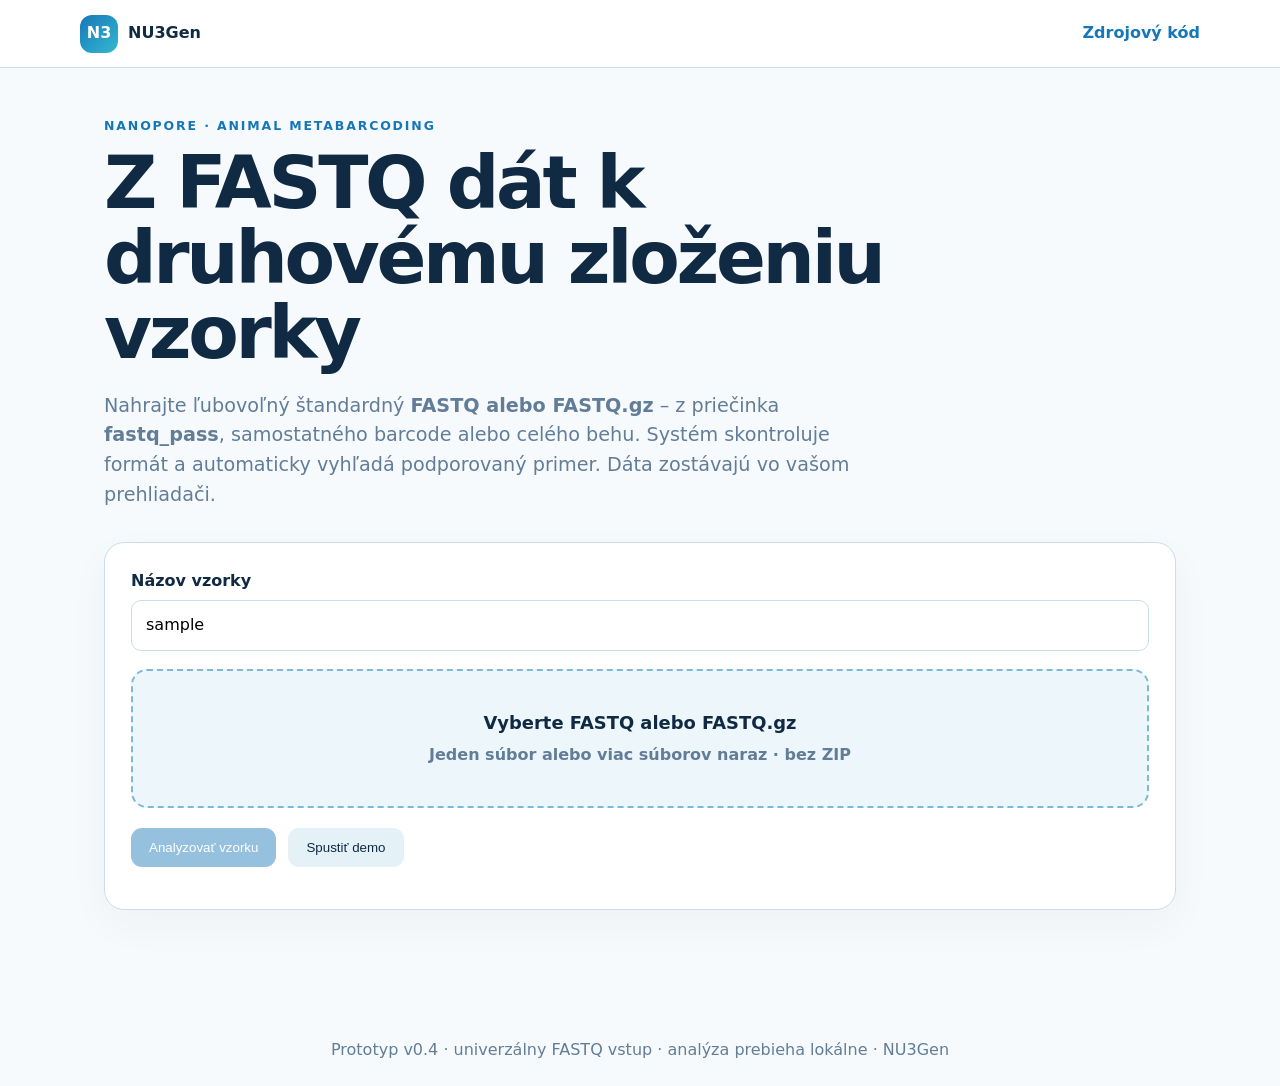
<file: docs/index.html>
<!doctype html>
<html lang="sk">
<head>
  <meta charset="utf-8">
  <meta name="viewport" content="width=device-width,initial-scale=1">
  <meta name="description" content="Lokálny prototyp analýzy Nanopore metabarcoding FASTQ dát">
  <title>NU3Gen Metabarcoding</title>
  <link rel="stylesheet" href="styles.css">
</head>
<body>
  <header>
    <div class="brand"><span class="mark">N3</span><span>NU3Gen</span></div>
    <a href="https://github.com/NU3Gen/metabarcoding">Zdrojový kód</a>
  </header>
  <main>
    <section class="hero">
      <p class="eyebrow">NANOPORE · ANIMAL METABARCODING</p>
      <h1>Z FASTQ dát k druhovému zloženiu vzorky</h1>
      <p class="lead">Nahrajte ľubovoľný štandardný <b>FASTQ alebo FASTQ.gz</b> – z priečinka <b>fastq_pass</b>, samostatného barcode alebo celého behu. Systém skontroluje formát a automaticky vyhľadá podporovaný primer. Dáta zostávajú vo vašom prehliadači.</p>
    </section>

    <section class="panel" id="upload-panel">
      <label for="sample">Názov vzorky</label>
      <input id="sample" value="sample" autocomplete="off">
      <label class="drop" for="files">
        <input id="files" type="file" accept=".fastq,.fq,.fastq.gz,.fq.gz,.gz" multiple>
        <span class="drop-title">Vyberte FASTQ alebo FASTQ.gz</span>
        <span id="file-summary">Jeden súbor alebo viac súborov naraz · bez ZIP</span>
      </label>
      <div class="actions">
        <button id="analyze" disabled>Analyzovať vzorku</button>
        <button id="demo" class="secondary">Spustiť demo</button>
      </div>
      <progress id="progress" value="0" max="100" hidden></progress>
      <p id="status" role="status"></p>
    </section>

    <section id="results" hidden>
      <div class="result-head">
        <div><p class="eyebrow">VÝSLEDOK</p><h2 id="result-title"></h2></div>
        <span class="badge" id="mixed-badge"></span>
      </div>
      <div class="metrics" id="metrics"></div>
      <div class="grid">
        <article class="panel"><h3>Kategórie čítaní</h3><div id="category-chart"></div></article>
        <article class="panel"><h3>Druhové zloženie</h3><div id="composition"></div></article>
      </div>
      <article class="panel table-wrap">
        <h3>Taxonomické zhody</h3>
        <table><thead><tr><th>Taxón</th><th>Čítania</th><th>Podiel</th><th>Accession</th><th>Identita</th><th>Zdroj</th><th>Audit</th></tr></thead><tbody id="taxa"></tbody></table>
      </article>
      <article class="panel">
        <h3>Interpretácia</h3><p id="summary"></p>
        <p class="warning">Prototyp používa lokálny panel MT-CYB pre primer L15601/H15748. Neprítomnosť zhody nie je dôkazom neprítomnosti druhu. NCBI nt obsahuje aj nekurované záznamy.</p>
        <div class="actions wrap">
          <button data-download="csv">Stiahnuť CSV</button>
          <button data-download="json" class="secondary">Stiahnuť JSON</button>
          <button data-download="fasta" class="secondary">Stiahnuť konsenzus FASTA</button>
          <button id="blast" class="dark">Otvoriť v NCBI BLAST</button>
        </div>
      </article>
    </section>
  </main>
  <footer>Prototyp v0.4 · univerzálny FASTQ vstup · analýza prebieha lokálne · NU3Gen</footer>
  <script src="app.js" defer></script>
</body>
</html>
</file>
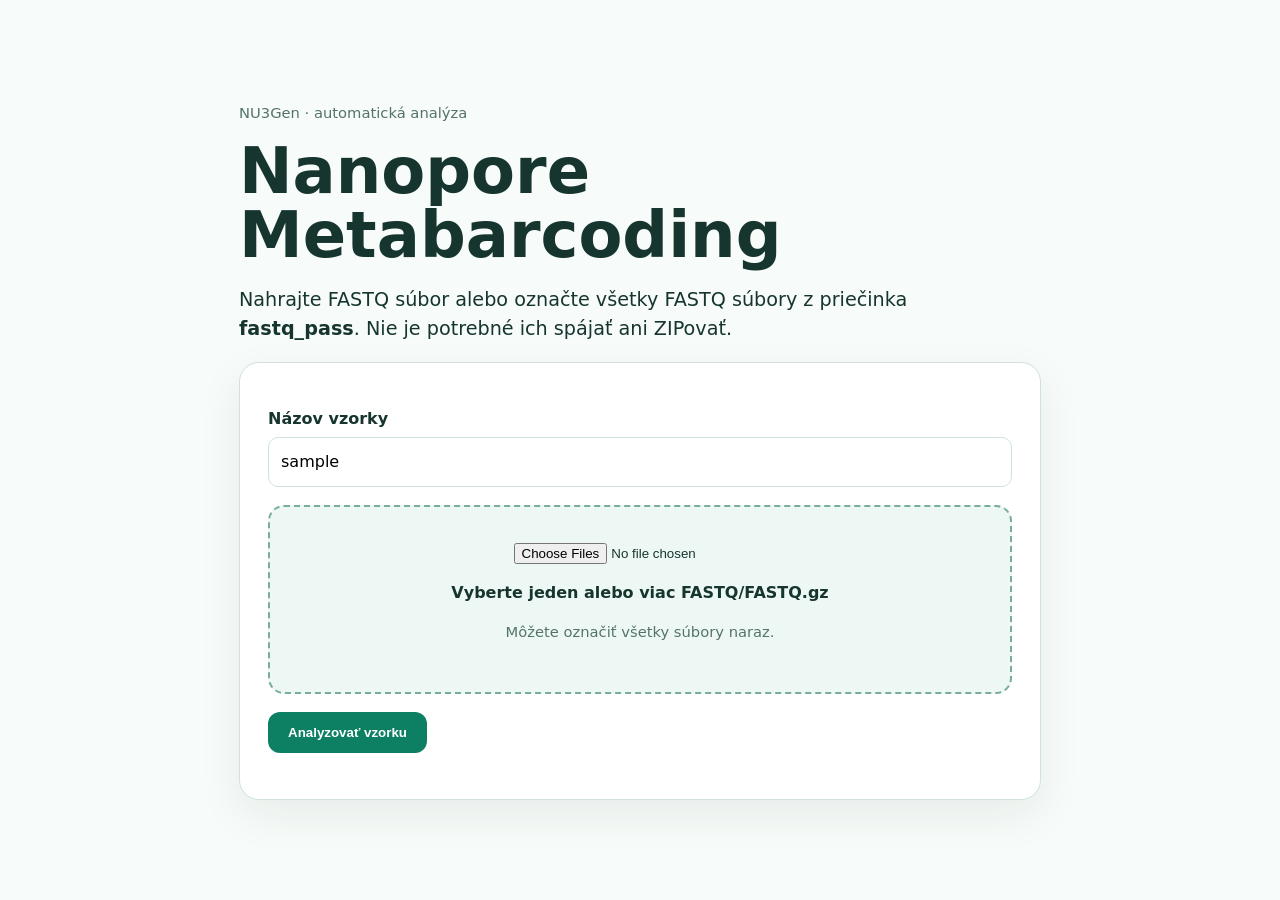
<file: src/metabarcoder/web/index.html>
<!doctype html>
<html lang="sk">
<meta charset="utf-8">
<meta name="viewport" content="width=device-width,initial-scale=1">
<title>Nanopore Metabarcoding</title>
<style>
  :root { color-scheme: light; --ink:#17352f; --green:#0d8064; --pale:#edf8f4; --line:#cfe3dc; }
  * { box-sizing:border-box } body { margin:0; font:16px/1.5 system-ui,sans-serif; color:var(--ink); background:#f7fbf9 }
  main { max-width:850px; margin:7vh auto; padding:24px } h1 { font-size:clamp(2rem,6vw,4rem); line-height:1; margin:.2em 0 }
  .lead { font-size:1.2rem; max-width:680px } .card { background:white; padding:28px; border:1px solid var(--line); border-radius:20px; box-shadow:0 15px 45px #17352f12 }
  label { display:block; font-weight:700; margin:16px 0 6px } input[type=text] { width:100%; padding:12px; border:1px solid var(--line); border-radius:10px; font:inherit }
  .drop { border:2px dashed #78ad9e; background:var(--pale); border-radius:16px; padding:34px; text-align:center; margin:18px 0 }
  button,.button { display:inline-block; border:0; border-radius:12px; background:var(--green); color:white; padding:13px 20px; font-weight:750; cursor:pointer; text-decoration:none }
  button:disabled { opacity:.5; cursor:wait } #status { white-space:pre-wrap; margin-top:18px } .muted { color:#54746b; font-size:.92rem }
</style>
<main>
  <p class="muted">NU3Gen · automatická analýza</p>
  <h1>Nanopore Metabarcoding</h1>
  <p class="lead">Nahrajte FASTQ súbor alebo označte všetky FASTQ súbory z priečinka <b>fastq_pass</b>. Nie je potrebné ich spájať ani ZIPovať.</p>
  <form id="form" class="card">
    <label for="sample">Názov vzorky</label>
    <input id="sample" name="sample" type="text" value="sample" required>
    <div class="drop">
      <input id="files" type="file" accept=".fastq,.gz" multiple required>
      <p><b>Vyberte jeden alebo viac FASTQ/FASTQ.gz</b></p>
      <p class="muted">Môžete označiť všetky súbory naraz.</p>
    </div>
    <button id="submit" type="submit">Analyzovať vzorku</button>
    <p id="status" class="muted"></p>
  </form>
</main>
<script>
const form=document.querySelector('#form'), statusEl=document.querySelector('#status'), submit=document.querySelector('#submit');
form.addEventListener('submit',async e=>{
  e.preventDefault(); submit.disabled=true; statusEl.textContent='Nahrávam a analyzujem…';
  const body=new FormData(); body.append('sample_name',document.querySelector('#sample').value);
  for(const file of document.querySelector('#files').files) body.append('uploads',file,file.name);
  try {
    const response=await fetch('/api/analyze',{method:'POST',body}); const data=await response.json();
    if(!response.ok) throw new Error(data.detail||'Analýza zlyhala');
    statusEl.innerHTML=`Hotovo. Rozpoznaný marker: <b>${data.primer_detection.marker}</b> (${(100*data.primer_detection.support_fraction).toFixed(1)} % podpory).<br><br><a class="button" href="${data.report_url}">Otvoriť výsledok</a>`;
  } catch(error) { statusEl.textContent='Chyba: '+error.message; }
  finally { submit.disabled=false; }
});
</script>
</html>
</file>
<file: docs/styles.css>
:root{--ink:#102a43;--muted:#627d98;--blue:#1677b8;--cyan:#35b9d0;--pale:#edf7fb;--line:#c9ddea;--white:#fff;--ok:#14866d;--warn:#b45309}*{box-sizing:border-box}body{margin:0;background:#f7fafc;color:var(--ink);font:16px/1.55 Inter,ui-sans-serif,system-ui,-apple-system,sans-serif}header{height:68px;display:flex;align-items:center;justify-content:space-between;padding:0 max(24px,calc((100vw - 1120px)/2));background:#fff;border-bottom:1px solid var(--line)}header a{color:var(--blue);text-decoration:none;font-weight:700}.brand{display:flex;align-items:center;gap:10px;font-weight:800}.mark{display:grid;place-items:center;width:38px;height:38px;border-radius:12px;background:linear-gradient(135deg,var(--blue),var(--cyan));color:#fff}main{max-width:1120px;margin:auto;padding:48px 24px 80px}.hero{max-width:850px;margin-bottom:32px}.eyebrow{color:var(--blue);font-size:.78rem;font-weight:850;letter-spacing:.15em;margin:0 0 10px}h1{font-size:clamp(2.25rem,6vw,4.6rem);line-height:1.02;letter-spacing:-.045em;margin:0 0 20px}.lead{font-size:1.2rem;color:var(--muted);max-width:760px}h2{font-size:2rem;margin:.1em 0}h3{margin-top:0}.panel{background:var(--white);border:1px solid var(--line);border-radius:20px;padding:26px;box-shadow:0 15px 40px #102a430a;margin-bottom:24px}label{display:block;font-weight:800;margin-bottom:7px}input:not([type=file]){width:100%;padding:12px 14px;border:1px solid var(--line);border-radius:10px;font:inherit;margin-bottom:18px}.drop{display:grid;place-items:center;gap:6px;text-align:center;padding:38px 20px;border:2px dashed #7db9d6;border-radius:16px;background:var(--pale);cursor:pointer}.drop input{position:absolute;opacity:0;pointer-events:none}.drop-title{font-size:1.12rem;font-weight:850}.drop span:last-child{color:var(--muted)}.actions{display:flex;gap:12px;margin-top:20px}.wrap{flex-wrap:wrap}button{border:0;border-radius:11px;padding:12px 18px;background:var(--blue);color:#fff;font:700 15px inherit;cursor:pointer}button:disabled{opacity:.45;cursor:not-allowed}.secondary{background:#e4f1f7;color:var(--ink)}.dark{background:var(--ink)}progress{width:100%;height:10px;margin-top:22px;accent-color:var(--blue)}#status{color:var(--muted);margin-bottom:0}.result-head{display:flex;justify-content:space-between;align-items:center;margin:38px 0 18px}.badge{border-radius:99px;padding:8px 13px;background:#dff5ee;color:var(--ok);font-weight:800}.metrics{display:grid;grid-template-columns:repeat(4,1fr);gap:14px;margin-bottom:24px}.metric{background:#fff;border:1px solid var(--line);border-radius:16px;padding:18px}.metric strong{display:block;font-size:1.65rem}.metric span{color:var(--muted);font-size:.88rem}.grid{display:grid;grid-template-columns:1fr 1fr;gap:24px}.bar-row{display:grid;grid-template-columns:135px 1fr 65px;gap:10px;align-items:center;margin:12px 0}.bar-track{height:13px;background:#e6eef3;border-radius:99px;overflow:hidden}.bar{height:100%;background:linear-gradient(90deg,var(--blue),var(--cyan));border-radius:99px}.species-row{margin:16px 0}.species-label{display:flex;justify-content:space-between;margin-bottom:6px}.table-wrap{overflow:auto}table{border-collapse:collapse;width:100%;min-width:760px}th,td{text-align:left;border-bottom:1px solid #e5eef4;padding:11px 9px;font-size:.9rem}th{color:var(--muted)}.warning{padding:13px 16px;border-left:4px solid #f59e0b;background:#fff7ed;color:#7c2d12}.empty{color:var(--muted)}footer{text-align:center;color:var(--muted);padding:24px}@media(max-width:760px){main{padding-top:30px}.grid{grid-template-columns:1fr}.metrics{grid-template-columns:1fr 1fr}.result-head{align-items:flex-start;gap:14px;flex-direction:column}.bar-row{grid-template-columns:105px 1fr 55px}.actions button{flex:1}.actions.wrap button{flex:auto}}@media(max-width:430px){.metrics{grid-template-columns:1fr}.actions{flex-direction:column}}
</file>
